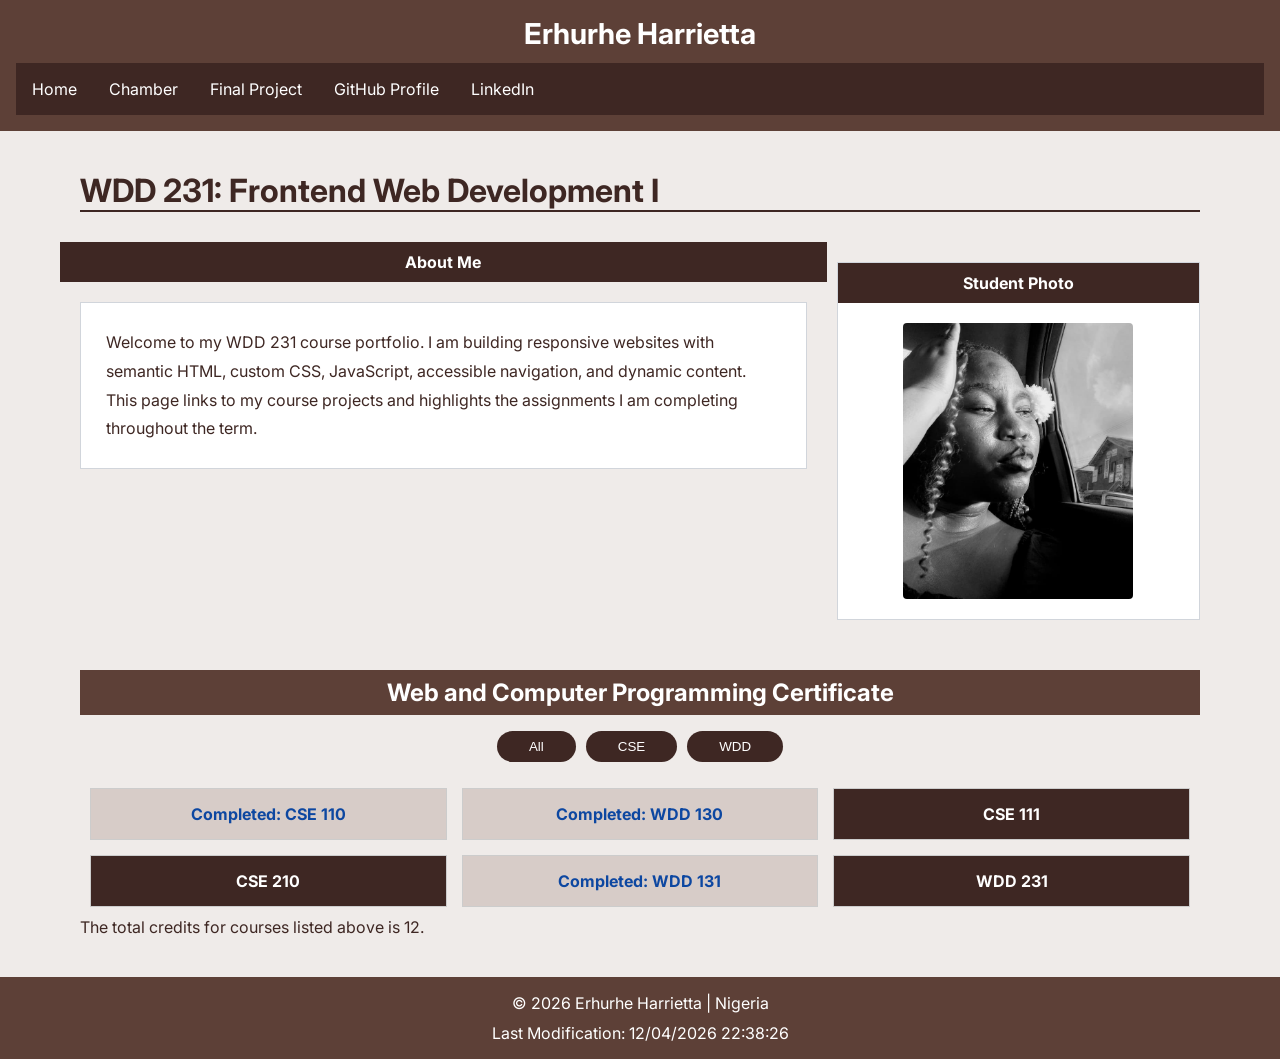
<file: index.html>
<!DOCTYPE html>
<html lang="en">
<head>
    <meta charset="UTF-8">
    <meta name="viewport" content="width=device-width, initial-scale=1.0">

    <title>WDD 231 Course Portfolio | Erhurhe Harrietta</title>
    <meta name="description" content="Erhurhe Harrietta's WDD 231 course portfolio with projects, learning activities, and web development assignments.">
    <meta name="author" content="Erhurhe Harrietta">

    <meta property="og:title" content="WDD 231 Course Portfolio | Erhurhe Harrietta">
    <meta property="og:description" content="Explore Erhurhe Harrietta's WDD 231 portfolio, including course projects, learning activities, and web development work.">
    <meta property="og:image" content="https://harrietta18.github.io/wdd231/images/erhurhe.jpg">
    <meta property="og:url" content="https://harrietta18.github.io/wdd231/">
    <meta property="og:type" content="website">

    <link rel="icon" href="images/logo.svg" type="image/svg+xml">
    <link rel="preconnect" href="https://fonts.googleapis.com">
    <link rel="preconnect" href="https://fonts.gstatic.com" crossorigin>
    <link href="https://fonts.googleapis.com/css2?family=Inter:wght@400;600;700&display=swap" rel="stylesheet">
    <link rel="stylesheet" href="styles/index.css">
    <link rel="stylesheet" href="styles/index-large.css">
    <script src="scripts/index.js" defer></script>
</head>
<body>
    <header>
        <p class="site-name">Erhurhe Harrietta</p>
        <button id="menu-toggle" type="button" aria-label="Toggle navigation" aria-expanded="false">Menu</button>
        <nav aria-label="Primary navigation">
            <ul>
                <li><a href="index.html">Home</a></li>
                <li><a href="chamber/index.html">Chamber</a></li>
                <li><a href="final/index.html">Final Project</a></li>
                <li><a href="https://github.com/Harrietta18" target="_blank" rel="noopener noreferrer">GitHub Profile</a></li>
                <li><a href="https://linkedin.com/" target="_blank" rel="noopener noreferrer">LinkedIn</a></li>
            </ul>
        </nav>
    </header>

    <main>
        <h1 class="page-title">WDD 231: Frontend Web Development I</h1>

        <section class="about">
            <h2>About Me</h2>
            <p>
                Welcome to my WDD 231 course portfolio. I am building responsive websites with semantic HTML,
                custom CSS, JavaScript, accessible navigation, and dynamic content. This page links to my
                course projects and highlights the assignments I am completing throughout the term.
            </p>
        </section>

        <section class="photo">
            <h2>Student Photo</h2>
            <img src="images/erhurhe.jpg" alt="Portrait of Erhurhe Harrietta" width="300" height="300">
        </section>

        <section class="courses">
            <h2>Web and Computer Programming Certificate</h2>
            <div class="filters" role="group" aria-label="Filter course list">
                <button id="all" type="button">All</button>
                <button id="cse" type="button">CSE</button>
                <button id="wdd" type="button">WDD</button>
            </div>
            <div class="course-list" aria-live="polite"></div>
            <p id="total-credits"></p>
        </section>
    </main>

    <footer>
        <p>&copy; <span id="currentyear"></span> Erhurhe Harrietta | Nigeria</p>
        <p id="lastModified"></p>
    </footer>
</body>
</html>
</file>
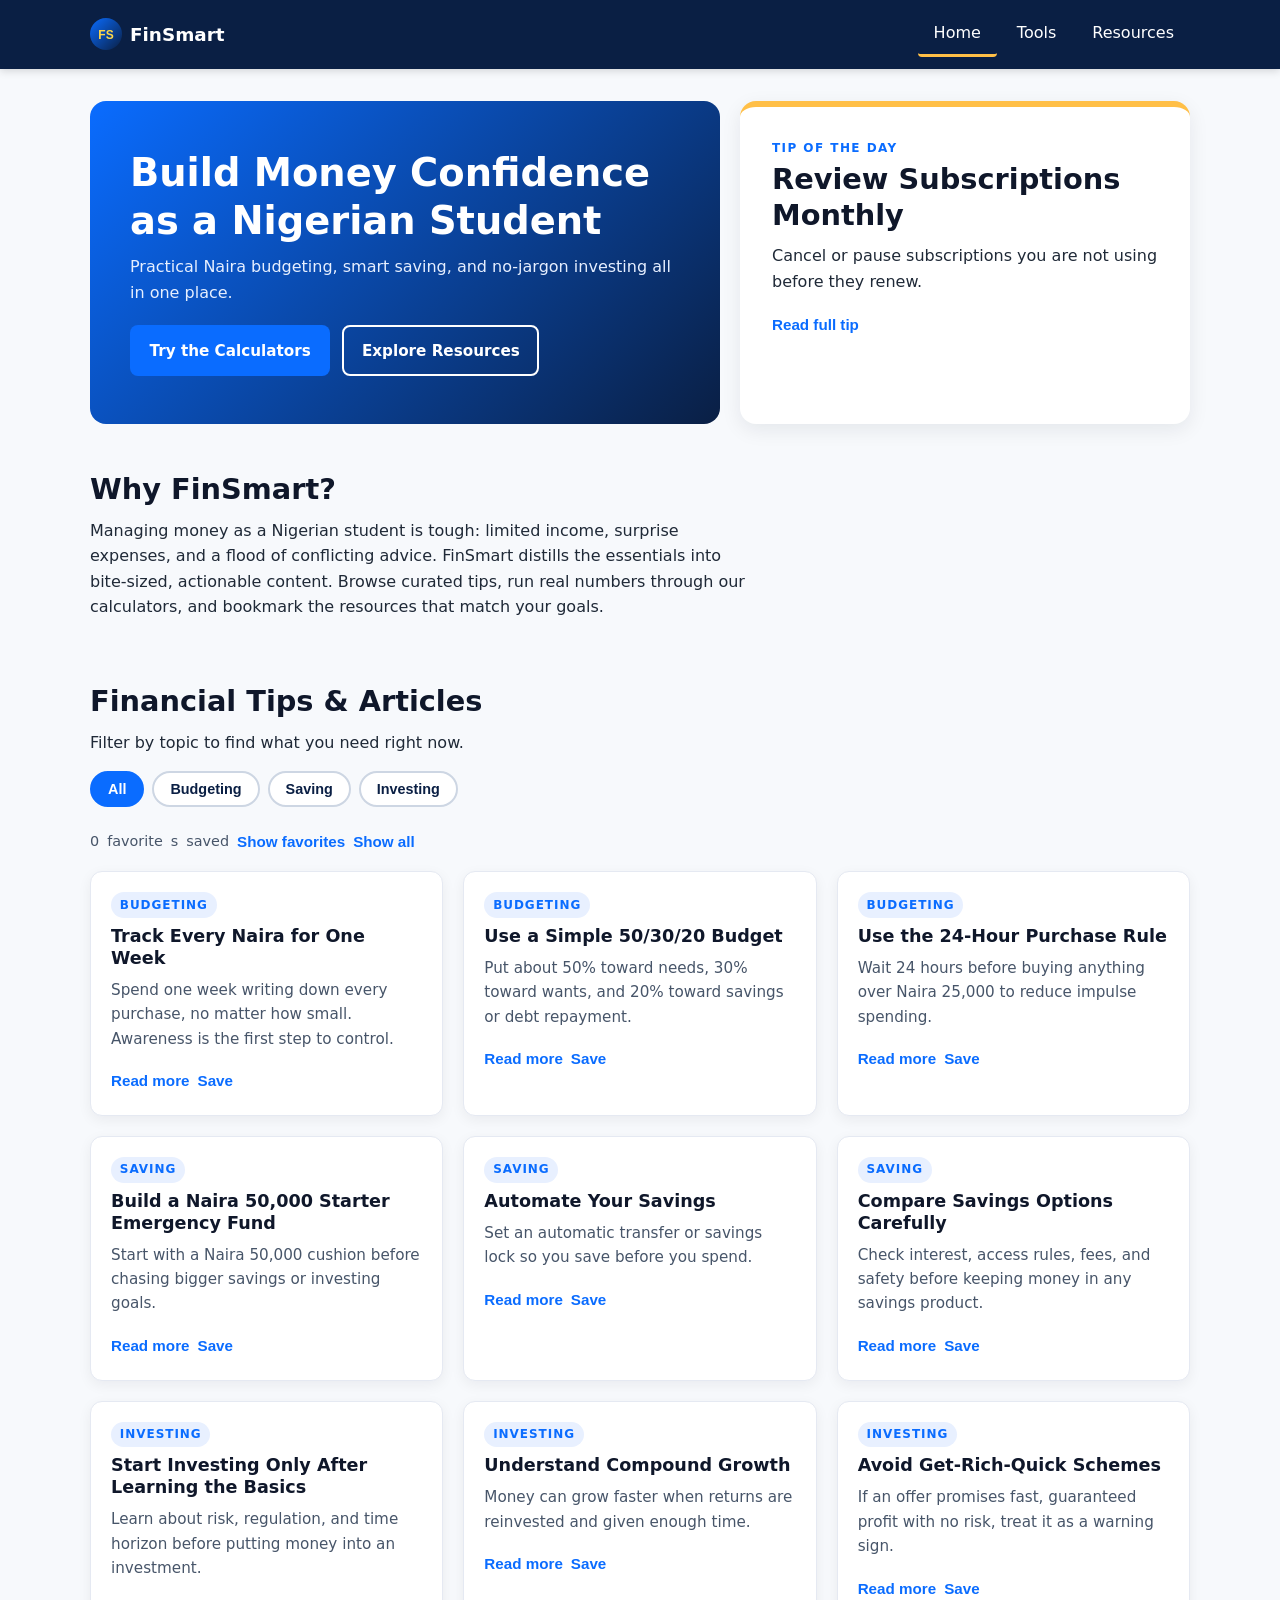
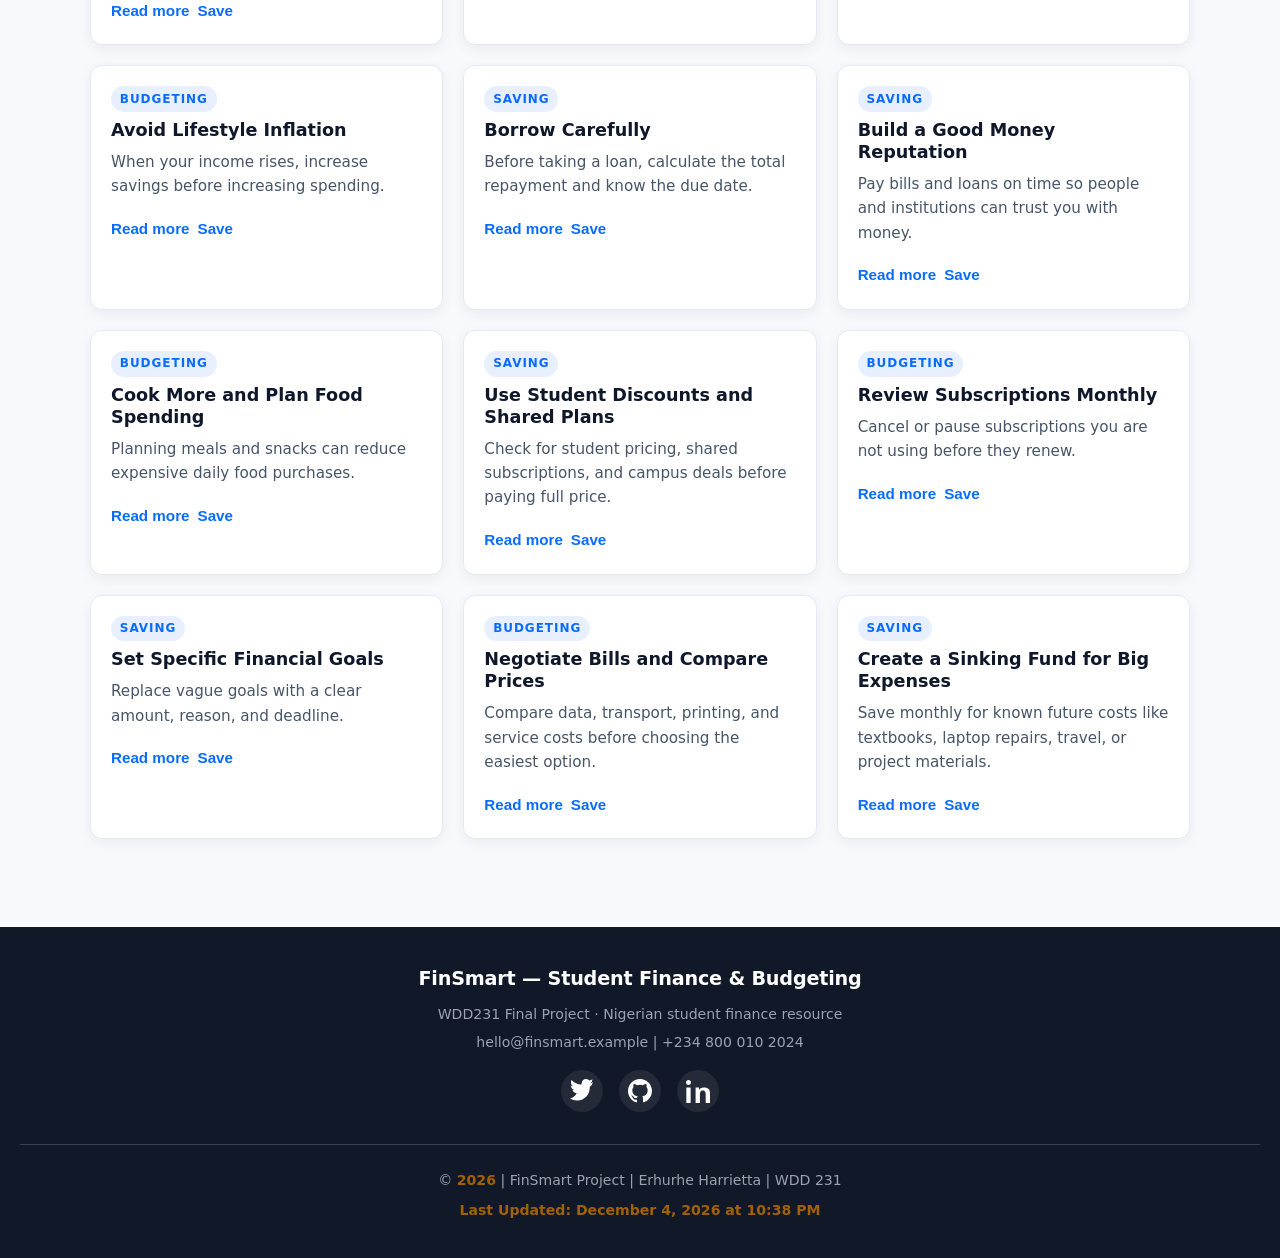
<file: final/index.html>
﻿<!DOCTYPE html>
<html lang="en">
<head>
  <meta charset="UTF-8" />
  <meta name="viewport" content="width=device-width, initial-scale=1.0" />

  <title>FinSmart Nigerian Student Finance Guide Hub</title>
  <meta name="description" content="FinSmart helps Nigerian students build budgeting, saving, and investing skills with Naira-based tools, tips, and resources." />
  <meta name="author" content="Erhurhe Harrietta" />
  <meta name="keywords" content="student finance, budgeting, saving, investing, financial literacy, money tips" />
  <meta name="theme-color" content="#0a6cff" />

  <!-- Open Graph / Social Sharing -->
  <meta property="og:title" content="FinSmart Nigerian Student Finance Guide Hub" />
  <meta property="og:description" content="Naira-based tips, calculators, and resources help Nigerian students build better money habits." />
  <meta property="og:type" content="website" />
  <meta property="og:url" content="https://harrietta18.github.io/wdd231/final/" />
  <meta property="og:image" content="https://harrietta18.github.io/wdd231/final/images/favicon.svg" />
  <meta name="twitter:card" content="summary_large_image" />
  <meta name="twitter:title" content="FinSmart Nigerian Student Finance Guide Hub" />
  <meta name="twitter:description" content="Naira-based tips, calculators, and resources help Nigerian students build better money habits." />
  <meta name="twitter:image" content="https://harrietta18.github.io/wdd231/final/images/favicon.svg" />

  <!-- Favicon -->
  <link rel="icon" type="image/svg+xml" href="images/favicon.svg" />
  <link rel="apple-touch-icon" href="images/favicon.svg" />

  <!-- Google Fonts -->
  <link rel="preconnect" href="https://fonts.googleapis.com" />
  <link rel="preconnect" href="https://fonts.gstatic.com" crossorigin />
  <link href="https://fonts.googleapis.com/css2?family=Roboto:wght@400;500;700&display=swap" rel="stylesheet" />

  <!-- Stylesheets -->
  <link rel="stylesheet" href="styles/small.css" />
  <link rel="stylesheet" href="styles/large.css" />
  <script type="module" src="scripts/main.js?v=5"></script>

</head>
<body>
  <a class="skip-link" href="#main">Skip to main content</a>

  <header class="site-header">
    <div class="header-inner">
      <a class="brand" href="index.html" aria-label="FinSmart home">
        <img class="brand-logo" src="images/favicon.svg" alt="FinSmart logo" width="32" height="32" />
        <span class="brand-name">FinSmart</span>
      </a>
      <button class="hamburger" id="hamburger" aria-label="Toggle navigation menu"
              aria-expanded="false" aria-controls="primary-nav">
        <span></span><span></span><span></span>
      </button>
      <nav id="primary-nav" class="primary-nav" aria-label="Primary">
        <ul>
          <li><a class="active" href="index.html">Home</a></li>
          <li><a href="tools.html">Tools</a></li>
          <li><a href="resources.html">Resources</a></li>
        </ul>
      </nav>
    </div>
  </header>

  <main id="main">
    <!-- HERO -->
    <section class="hero">
      <div class="hero-text">
        <h1>Build Money Confidence as a Nigerian Student</h1>
        <p>Practical Naira budgeting, smart saving, and no-jargon investing all in one place.</p>
        <div class="hero-actions">
          <a class="fs-action fs-action-primary" href="tools.html">Try the Calculators</a>
          <a class="fs-action fs-action-secondary" href="resources.html">Explore Resources</a>
        </div>
      </div>
      <aside class="hero-card" aria-labelledby="tip-card-heading">
        <p class="hero-card-eyebrow" id="tip-card-heading">Tip of the Day</p>
        <h2 id="tip-title">Loading…</h2>
        <p id="tip-summary">Fetching today's financial tip…</p>
        <button class="fs-action fs-action-link" id="tip-read-more" type="button">Read full tip</button>
      </aside>
    </section>

    <!-- INTRO -->
    <section class="intro page-shell">
      <h2>Why FinSmart?</h2>
      <p>
        Managing money as a Nigerian student is tough: limited income, surprise expenses, and a flood of conflicting advice.
        FinSmart distills the essentials into bite-sized, actionable content. Browse curated tips, run real numbers
        through our calculators, and bookmark the resources that match your goals.
      </p>
    </section>

    <!-- TIPS / BLOG -->
    <section class="tips-section page-shell" aria-labelledby="tips-heading">
      <div class="tips-header">
        <h2 id="tips-heading">Financial Tips & Articles</h2>
        <p>Filter by topic to find what you need right now.</p>
      </div>

      <div class="filter-bar" role="group" aria-label="Filter tips by category">
        <button class="filter-btn active" data-filter="all" type="button">All</button>
        <button class="filter-btn" data-filter="Budgeting" type="button">Budgeting</button>
        <button class="filter-btn" data-filter="Saving" type="button">Saving</button>
        <button class="filter-btn" data-filter="Investing" type="button">Investing</button>
      </div>

      <p class="favorites-info">
        <span id="fav-count">0</span> favorite<span id="fav-plural">s</span> saved
        <button class="fs-action fs-action-link" id="show-favs" type="button">Show favorites</button>
        <button class="fs-action fs-action-link hidden" id="show-all" type="button">Show all</button>
      </p>

      <div id="tips-grid" class="tips-grid" aria-live="polite"></div>
      <p id="empty-message" class="empty-message hidden">No tips found in this category.</p>
    </section>
  </main>

  <footer class="site-footer">
    <div class="footer-corporate-details">
      <h2>FinSmart &mdash; Student Finance &amp; Budgeting</h2>
      <p>WDD231 Final Project &middot; Nigerian student finance resource</p>
      <p>hello@finsmart.example | +234 800 010 2024</p>
    </div>
    <div class="footer-social-links">
      <a href="https://twitter.com/" target="_blank" rel="noopener noreferrer" aria-label="Twitter">
        <svg viewBox="0 0 24 24" width="24" height="24" fill="currentColor" aria-hidden="true">
          <path d="M23 3a10.9 10.9 0 0 1-3.14 1.53A4.48 4.48 0 0 0 22.43.36a9.05 9.05 0 0 1-2.88 1.1A4.52 4.52 0 0 0 16.11 0c-2.5 0-4.51 2.03-4.51 4.53 0 .35.04.7.11 1.03A12.86 12.86 0 0 1 1.64 1.1a4.52 4.52 0 0 0-.61 2.28c0 1.57.8 2.95 2.02 3.76A4.5 4.5 0 0 1 .89 6.4v.05c0 2.2 1.57 4.04 3.65 4.45a4.51 4.51 0 0 1-2.04.08 4.53 4.53 0 0 0 4.22 3.14A9.06 9.06 0 0 1 0 19.54a12.77 12.77 0 0 0 6.92 2.03c8.3 0 12.84-6.88 12.84-12.85 0-.2 0-.4-.01-.6A9.22 9.22 0 0 0 23 3z"/>
        </svg>
      </a>
      <a href="https://github.com/" target="_blank" rel="noopener noreferrer" aria-label="GitHub">
        <svg viewBox="0 0 24 24" width="24" height="24" fill="currentColor" aria-hidden="true">
          <path d="M12 0C5.37 0 0 5.37 0 12c0 5.3 3.44 9.79 8.21 11.36.6.11.82-.26.82-.58 0-.29-.01-1.05-.01-2.07-3.34.73-4.04-1.61-4.04-1.61-.55-1.39-1.34-1.76-1.34-1.76-1.09-.75.08-.74.08-.74 1.2.08 1.83 1.24 1.83 1.24 1.07 1.83 2.8 1.3 3.49.99.11-.78.42-1.3.76-1.6-2.66-.3-5.46-1.33-5.46-5.93 0-1.31.47-2.38 1.24-3.22-.12-.3-.54-1.52.12-3.17 0 0 1.01-.32 3.3 1.23a11.5 11.5 0 0 1 6 0c2.3-1.55 3.3-1.23 3.3-1.23.66 1.65.24 2.87.12 3.17.78.84 1.24 1.91 1.24 3.22 0 4.61-2.8 5.62-5.47 5.92.43.37.81 1.1.81 2.22 0 1.6-.01 2.89-.01 3.28 0 .32.22.7.82.58A12.01 12.01 0 0 0 24 12c0-6.63-5.37-12-12-12z"/>
        </svg>
      </a>
      <a href="https://linkedin.com/" target="_blank" rel="noopener noreferrer" aria-label="LinkedIn">
        <svg viewBox="0 0 24 24" width="24" height="24" fill="currentColor" aria-hidden="true">
          <path d="M4.98 3.5C4.98 4.88 3.86 6 2.48 6 1.1 6 0 4.88 0 3.5 0 2.12 1.1 1 2.48 1 3.86 1 4.98 2.12 4.98 3.5zM.32 8.5H4.64V24H.32V8.5zM8.72 8.5H13V11h.06c.63-1.19 2.18-2.44 4.48-2.44C23 8.56 24 11.1 24 14.72V24h-4.32v-8.04c0-1.92-.04-4.4-2.68-4.4-2.68 0-3.09 2.08-3.09 4.24V24h-4.32V8.5z"/>
        </svg>
      </a>
    </div>
    <hr>
    <div class="footer-author-credentials">
      <p>&copy; <span id="currentYearDisplay"></span> | FinSmart Project | Erhurhe Harrietta | WDD 231</p>
      <p id="lastModifiedStamp"></p>
    </div>
  </footer>

  <!-- Tip tip-dialog -->
  <div class="tip-dialog" id="tip-modal" role="dialog" aria-modal="true" aria-labelledby="modal-title" hidden>
    <div class="tip-dialog-backdrop" data-close-modal></div>
    <div class="tip-dialog-content" role="document">
      <button class="tip-dialog-close" type="button" aria-label="Close dialog" data-close-modal>&times;</button>
      <p class="tip-dialog-eyebrow" id="modal-category">Category</p>
      <h2 id="modal-title">Tip title</h2>
      <p id="modal-body">Tip body…</p>
      <div class="tip-dialog-actions">
        <button class="fs-action fs-action-secondary" id="modal-fav" type="button">Save to favorites</button>
        <button class="fs-action fs-action-primary" type="button" data-close-modal>Close</button>
      </div>
    </div>
  </div>
</body>
</html>
</file>
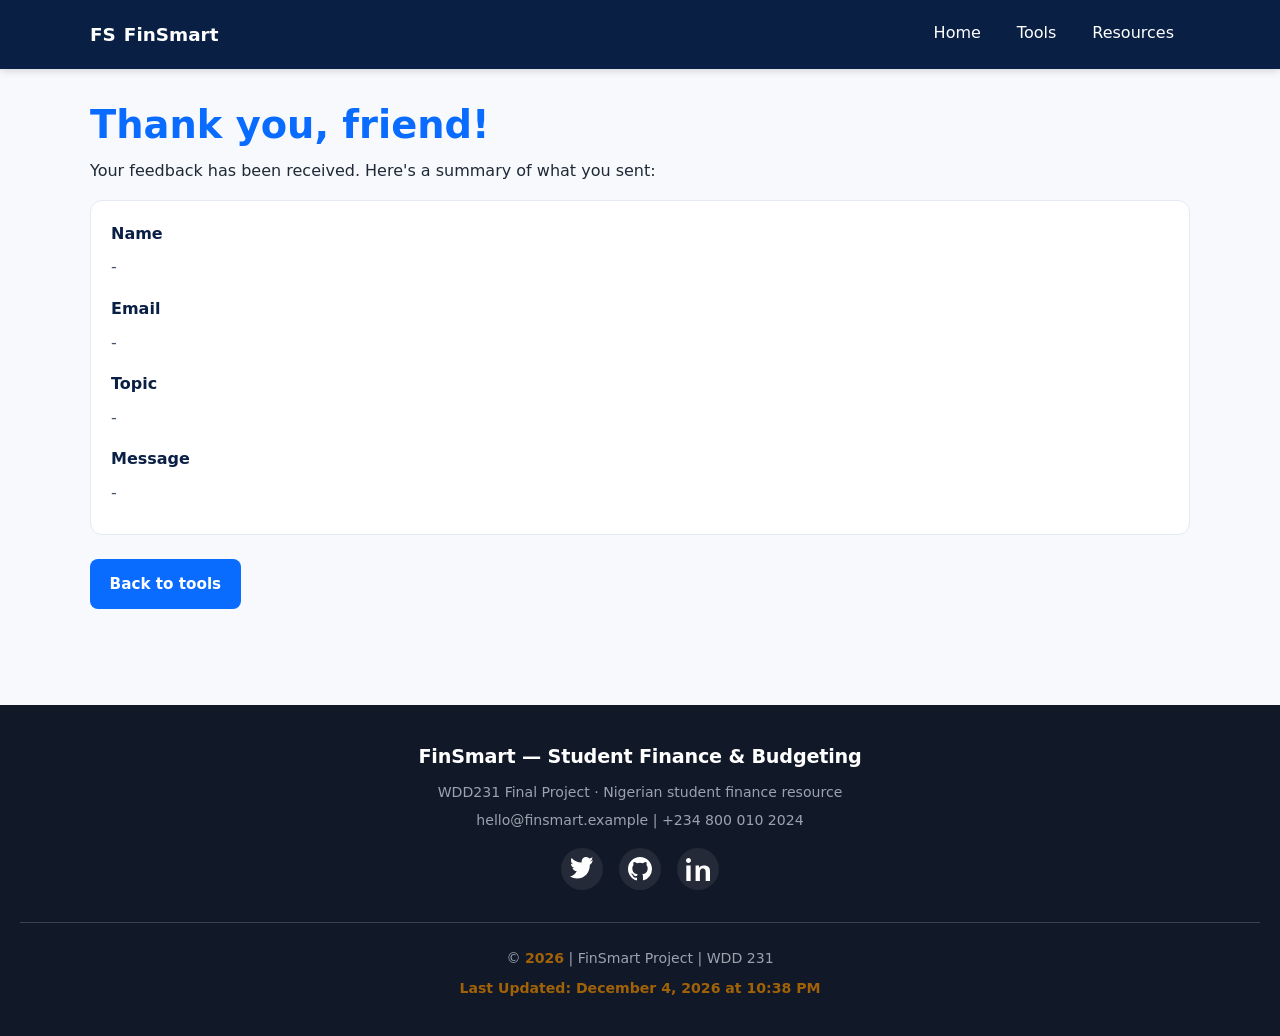
<file: final/form-action.html>
﻿<!DOCTYPE html>
<html lang="en">

<head>
  <meta charset="UTF-8" />
  <meta name="viewport" content="width=device-width, initial-scale=1.0" />
  <title>FinSmart – Thank You | Feedback Received</title>
  <meta name="description" content="Confirmation page showing a summary after students submit feedback to the FinSmart project." />
  <meta name="author" content="Erhurhe Harrietta" />
  <meta name="theme-color" content="#0a6cff" />
  <link rel="icon" type="image/svg+xml" href="images/favicon.svg" />
  <link rel="preconnect" href="https://fonts.googleapis.com" />
  <link rel="preconnect" href="https://fonts.gstatic.com" crossorigin />
  <link href="https://fonts.googleapis.com/css2?family=Roboto:wght@400;500;700&display=swap" rel="stylesheet" />
  <link rel="stylesheet" href="styles/small.css" />
  <link rel="stylesheet" href="styles/large.css" />
  <script type="module" src="scripts/form-action.js?v=5"></script>
</head>

<body>
  <a class="skip-link" href="#main">Skip to main content</a>

  <header class="site-header">
    <div class="header-inner">
      <a class="brand" href="index.html" aria-label="FinSmart home">
        <span class="brand-mark" aria-hidden="true">FS</span>
        <span class="brand-name">FinSmart</span>
      </a>
      <nav id="primary-nav" class="primary-nav" aria-label="Primary">
        <ul>
          <li><a href="index.html">Home</a></li>
          <li><a href="tools.html">Tools</a></li>
          <li><a href="resources.html">Resources</a></li>
        </ul>
      </nav>
    </div>
  </header>

  <main id="main" class="page-shell thankyou">
    <h1>Thank you, <span id="display-name">friend</span>!</h1>
    <p>Your feedback has been received. Here's a summary of what you sent:</p>

    <dl class="summary">
      <dt>Name</dt>
      <dd id="display-name-2">—</dd>
      <dt>Email</dt>
      <dd id="display-email">—</dd>
      <dt>Topic</dt>
      <dd id="display-topic">—</dd>
      <dt>Message</dt>
      <dd id="display-message">—</dd>
    </dl>

    <a class="fs-action fs-action-primary" href="tools.html">Back to tools</a>
  </main>

  <footer class="site-footer">
    <div class="footer-corporate-details">
      <h2>FinSmart &mdash; Student Finance &amp; Budgeting</h2>
      <p>WDD231 Final Project &middot; Nigerian student finance resource</p>
      <p>hello@finsmart.example | +234 800 010 2024</p>
    </div>
    <div class="footer-social-links">
      <a href="https://twitter.com/" target="_blank" rel="noopener noreferrer" aria-label="Twitter">
        <svg viewBox="0 0 24 24" width="24" height="24" fill="currentColor" aria-hidden="true">
          <path d="M23 3a10.9 10.9 0 0 1-3.14 1.53A4.48 4.48 0 0 0 22.43.36a9.05 9.05 0 0 1-2.88 1.1A4.52 4.52 0 0 0 16.11 0c-2.5 0-4.51 2.03-4.51 4.53 0 .35.04.7.11 1.03A12.86 12.86 0 0 1 1.64 1.1a4.52 4.52 0 0 0-.61 2.28c0 1.57.8 2.95 2.02 3.76A4.5 4.5 0 0 1 .89 6.4v.05c0 2.2 1.57 4.04 3.65 4.45a4.51 4.51 0 0 1-2.04.08 4.53 4.53 0 0 0 4.22 3.14A9.06 9.06 0 0 1 0 19.54a12.77 12.77 0 0 0 6.92 2.03c8.3 0 12.84-6.88 12.84-12.85 0-.2 0-.4-.01-.6A9.22 9.22 0 0 0 23 3z"/>
        </svg>
      </a>
      <a href="https://github.com/" target="_blank" rel="noopener noreferrer" aria-label="GitHub">
        <svg viewBox="0 0 24 24" width="24" height="24" fill="currentColor" aria-hidden="true">
          <path d="M12 0C5.37 0 0 5.37 0 12c0 5.3 3.44 9.79 8.21 11.36.6.11.82-.26.82-.58 0-.29-.01-1.05-.01-2.07-3.34.73-4.04-1.61-4.04-1.61-.55-1.39-1.34-1.76-1.34-1.76-1.09-.75.08-.74.08-.74 1.2.08 1.83 1.24 1.83 1.24 1.07 1.83 2.8 1.3 3.49.99.11-.78.42-1.3.76-1.6-2.66-.3-5.46-1.33-5.46-5.93 0-1.31.47-2.38 1.24-3.22-.12-.3-.54-1.52.12-3.17 0 0 1.01-.32 3.3 1.23a11.5 11.5 0 0 1 6 0c2.3-1.55 3.3-1.23 3.3-1.23.66 1.65.24 2.87.12 3.17.78.84 1.24 1.91 1.24 3.22 0 4.61-2.8 5.62-5.47 5.92.43.37.81 1.1.81 2.22 0 1.6-.01 2.89-.01 3.28 0 .32.22.7.82.58A12.01 12.01 0 0 0 24 12c0-6.63-5.37-12-12-12z"/>
        </svg>
      </a>
      <a href="https://linkedin.com/" target="_blank" rel="noopener noreferrer" aria-label="LinkedIn">
        <svg viewBox="0 0 24 24" width="24" height="24" fill="currentColor" aria-hidden="true">
          <path d="M4.98 3.5C4.98 4.88 3.86 6 2.48 6 1.1 6 0 4.88 0 3.5 0 2.12 1.1 1 2.48 1 3.86 1 4.98 2.12 4.98 3.5zM.32 8.5H4.64V24H.32V8.5zM8.72 8.5H13V11h.06c.63-1.19 2.18-2.44 4.48-2.44C23 8.56 24 11.1 24 14.72V24h-4.32v-8.04c0-1.92-.04-4.4-2.68-4.4-2.68 0-3.09 2.08-3.09 4.24V24h-4.32V8.5z"/>
        </svg>
      </a>
    </div>
    <hr>
    <div class="footer-author-credentials">
      <p>&copy; <span id="currentYearDisplay"></span> | FinSmart Project | WDD 231</p>
      <p id="lastModifiedStamp"></p>
    </div>
  </footer>
</body>

</html>
</file>
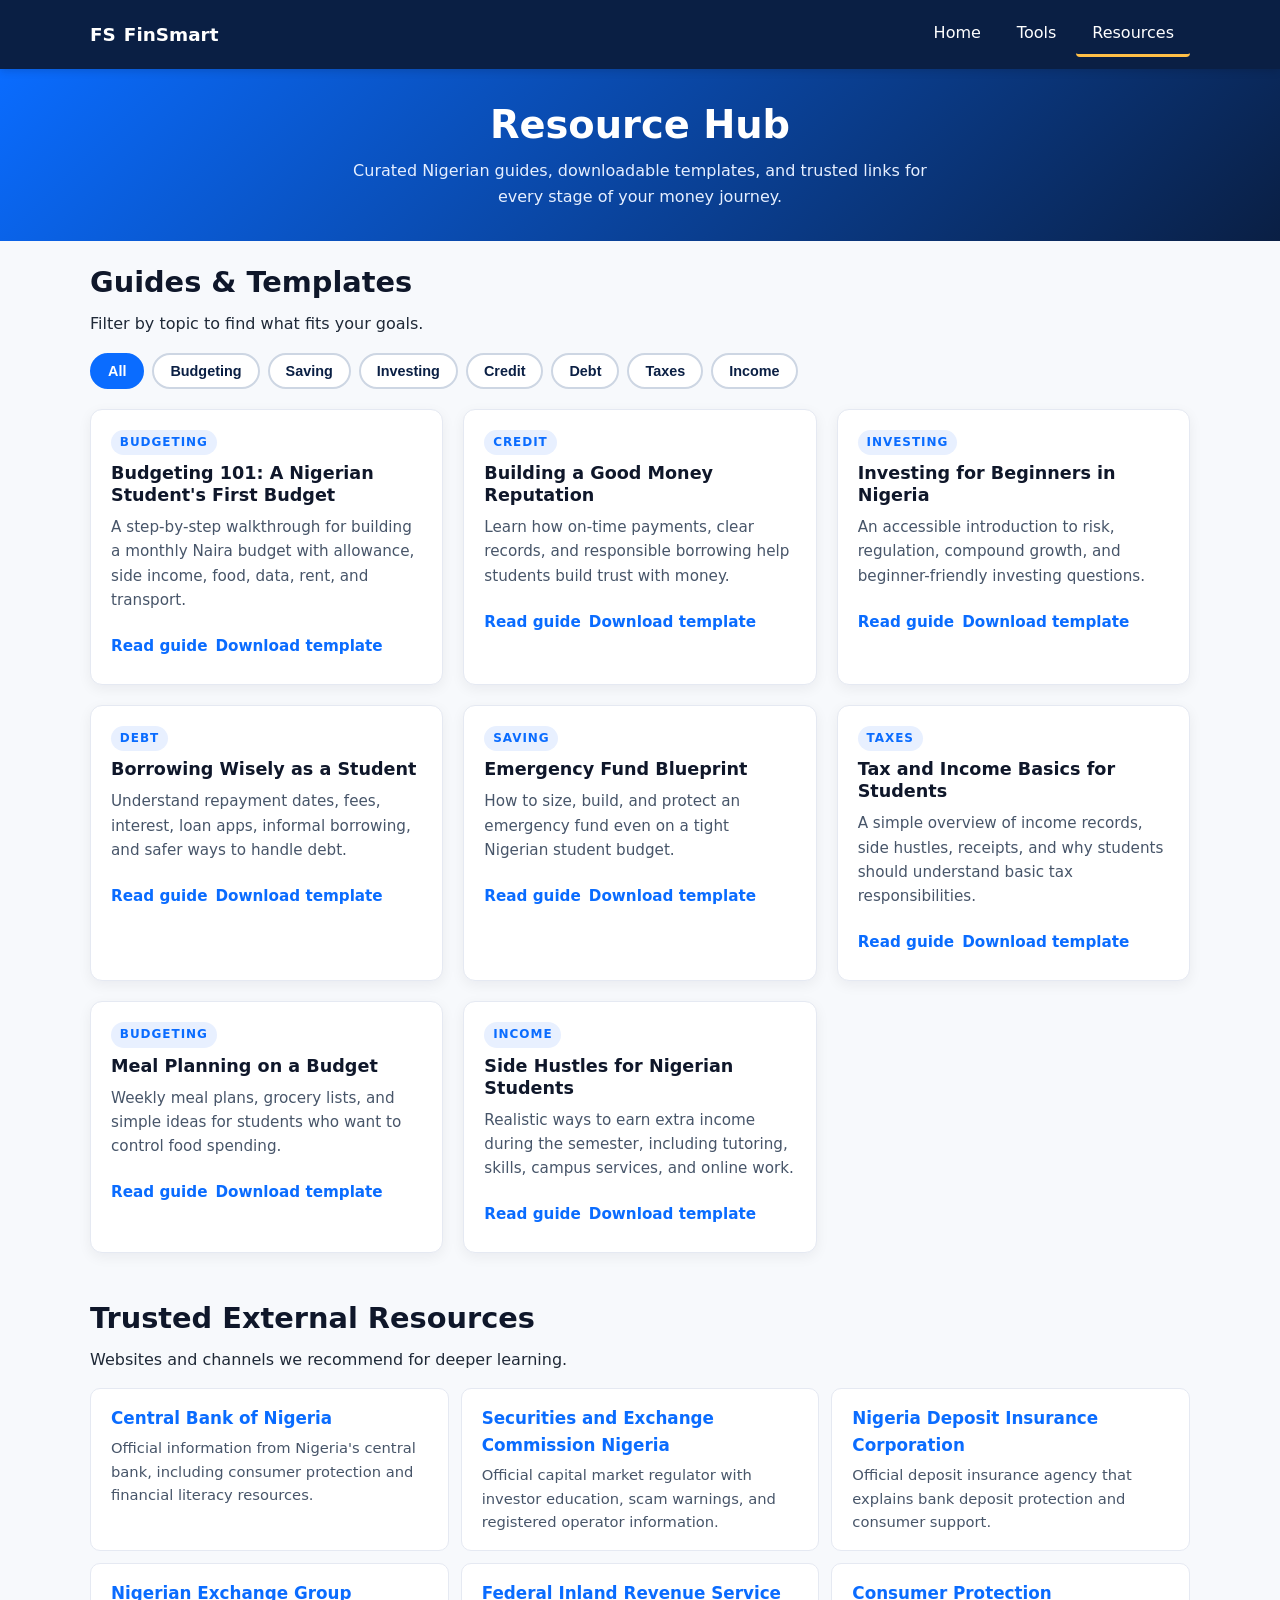
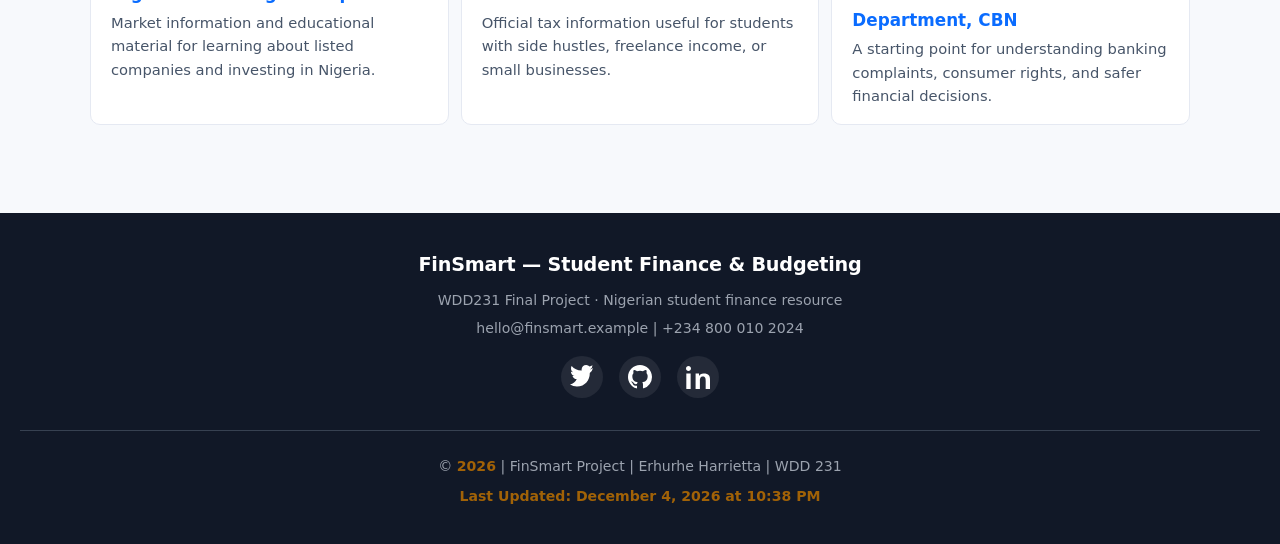
<file: final/resources.html>
﻿<!DOCTYPE html>
<html lang="en">

<head>
  <meta charset="UTF-8" />
  <meta name="viewport" content="width=device-width, initial-scale=1.0" />

  <title>FinSmart Nigerian Student Money Resource Hub</title>
  <meta name="description"
    content="A curated collection of Nigerian financial literacy guides, templates, and trusted student money resources." />
  <meta name="author" content="Erhurhe Harrietta" />
  <meta name="keywords" content="financial literacy, student resources, budget templates, money guides" />
  <meta name="theme-color" content="#0a6cff" />

  <!-- Google Fonts -->
  <link rel="preconnect" href="https://fonts.googleapis.com" />
  <link rel="preconnect" href="https://fonts.gstatic.com" crossorigin />
  <link href="https://fonts.googleapis.com/css2?family=Roboto:wght@400;500;700&display=swap" rel="stylesheet" />

  <!-- Open Graph -->
  <meta property="og:title" content="FinSmart Nigerian Student Money Resource Hub" />
  <meta property="og:description"
    content="Explore Nigerian guides, templates, and trusted links that help students make confident money decisions." />
  <meta property="og:type" content="website" />
  <meta property="og:url" content="https://harrietta18.github.io/wdd231/final/resources.html" />
  <meta property="og:image" content="https://harrietta18.github.io/wdd231/final/images/favicon.svg" />
  <meta name="twitter:card" content="summary_large_image" />
  <meta name="twitter:title" content="FinSmart Nigerian Student Money Resource Hub" />
  <meta name="twitter:description"
    content="Explore Nigerian guides, templates, and trusted links that help students make confident money decisions." />
  <meta name="twitter:image" content="https://harrietta18.github.io/wdd231/final/images/favicon.svg" />

  <link rel="icon" type="image/svg+xml" href="images/favicon.svg" />
  <link rel="apple-touch-icon" href="images/favicon.svg" />

  <link rel="stylesheet" href="styles/small.css" />
  <link rel="stylesheet" href="styles/large.css" />
  <script type="module" src="scripts/resources.js?v=5"></script>
</head>

<body>
  <a class="skip-link" href="#main">Skip to main content</a>

  <header class="site-header">
    <div class="header-inner">
      <a class="brand" href="index.html" aria-label="FinSmart home">
        <span class="brand-mark" aria-hidden="true">FS</span>
        <span class="brand-name">FinSmart</span>
      </a>
      <button class="hamburger" id="hamburger" aria-label="Toggle navigation menu" aria-expanded="false"
        aria-controls="primary-nav">
        <span></span><span></span><span></span>
      </button>
      <nav id="primary-nav" class="primary-nav" aria-label="Primary">
        <ul>
          <li><a href="index.html">Home</a></li>
          <li><a href="tools.html">Tools</a></li>
          <li><a class="active" href="resources.html">Resources</a></li>
        </ul>
      </nav>
    </div>
  </header>

  <main id="main">
    <section class="page-hero">
      <h1>Resource Hub</h1>
      <p>Curated Nigerian guides, downloadable templates, and trusted links for every stage of your money journey.</p>
    </section>

    <!-- GUIDES -->
    <section class="resource-section page-shell" aria-labelledby="guides-heading">
      <div class="resource-intro">
        <h2 id="guides-heading">Guides & Templates</h2>
        <p>Filter by topic to find what fits your goals.</p>
      </div>

      <div class="filter-bar" role="group" aria-label="Filter guides by topic">
        <button class="filter-btn active" data-filter="all" type="button">All</button>
        <button class="filter-btn" data-filter="Budgeting" type="button">Budgeting</button>
        <button class="filter-btn" data-filter="Saving" type="button">Saving</button>
        <button class="filter-btn" data-filter="Investing" type="button">Investing</button>
        <button class="filter-btn" data-filter="Credit" type="button">Credit</button>
        <button class="filter-btn" data-filter="Debt" type="button">Debt</button>
        <button class="filter-btn" data-filter="Taxes" type="button">Taxes</button>
        <button class="filter-btn" data-filter="Income" type="button">Income</button>
      </div>

      <div id="guides-grid" class="guides-grid" aria-live="polite"></div>
      <p id="guides-empty" class="empty-message hidden">No guides in this topic yet.</p>
    </section>

    <!-- EXTERNAL -->
    <section class="resource-section page-shell" aria-labelledby="external-heading">
      <div class="resource-intro">
        <h2 id="external-heading">Trusted External Resources</h2>
        <p>Websites and channels we recommend for deeper learning.</p>
      </div>

      <div id="external-list" class="external-list"></div>
    </section>
  </main>

  <footer class="site-footer">
    <div class="footer-corporate-details">
      <h2>FinSmart &mdash; Student Finance &amp; Budgeting</h2>
      <p>WDD231 Final Project &middot; Nigerian student finance resource</p>
      <p>hello@finsmart.example | +234 800 010 2024</p>
    </div>
    <div class="footer-social-links">
      <a href="https://twitter.com/" target="_blank" rel="noopener noreferrer" aria-label="Twitter">
        <svg viewBox="0 0 24 24" width="24" height="24" fill="currentColor" aria-hidden="true">
          <path d="M23 3a10.9 10.9 0 0 1-3.14 1.53A4.48 4.48 0 0 0 22.43.36a9.05 9.05 0 0 1-2.88 1.1A4.52 4.52 0 0 0 16.11 0c-2.5 0-4.51 2.03-4.51 4.53 0 .35.04.7.11 1.03A12.86 12.86 0 0 1 1.64 1.1a4.52 4.52 0 0 0-.61 2.28c0 1.57.8 2.95 2.02 3.76A4.5 4.5 0 0 1 .89 6.4v.05c0 2.2 1.57 4.04 3.65 4.45a4.51 4.51 0 0 1-2.04.08 4.53 4.53 0 0 0 4.22 3.14A9.06 9.06 0 0 1 0 19.54a12.77 12.77 0 0 0 6.92 2.03c8.3 0 12.84-6.88 12.84-12.85 0-.2 0-.4-.01-.6A9.22 9.22 0 0 0 23 3z"/>
        </svg>
      </a>
      <a href="https://github.com/" target="_blank" rel="noopener noreferrer" aria-label="GitHub">
        <svg viewBox="0 0 24 24" width="24" height="24" fill="currentColor" aria-hidden="true">
          <path d="M12 0C5.37 0 0 5.37 0 12c0 5.3 3.44 9.79 8.21 11.36.6.11.82-.26.82-.58 0-.29-.01-1.05-.01-2.07-3.34.73-4.04-1.61-4.04-1.61-.55-1.39-1.34-1.76-1.34-1.76-1.09-.75.08-.74.08-.74 1.2.08 1.83 1.24 1.83 1.24 1.07 1.83 2.8 1.3 3.49.99.11-.78.42-1.3.76-1.6-2.66-.3-5.46-1.33-5.46-5.93 0-1.31.47-2.38 1.24-3.22-.12-.3-.54-1.52.12-3.17 0 0 1.01-.32 3.3 1.23a11.5 11.5 0 0 1 6 0c2.3-1.55 3.3-1.23 3.3-1.23.66 1.65.24 2.87.12 3.17.78.84 1.24 1.91 1.24 3.22 0 4.61-2.8 5.62-5.47 5.92.43.37.81 1.1.81 2.22 0 1.6-.01 2.89-.01 3.28 0 .32.22.7.82.58A12.01 12.01 0 0 0 24 12c0-6.63-5.37-12-12-12z"/>
        </svg>
      </a>
      <a href="https://linkedin.com/" target="_blank" rel="noopener noreferrer" aria-label="LinkedIn">
        <svg viewBox="0 0 24 24" width="24" height="24" fill="currentColor" aria-hidden="true">
          <path d="M4.98 3.5C4.98 4.88 3.86 6 2.48 6 1.1 6 0 4.88 0 3.5 0 2.12 1.1 1 2.48 1 3.86 1 4.98 2.12 4.98 3.5zM.32 8.5H4.64V24H.32V8.5zM8.72 8.5H13V11h.06c.63-1.19 2.18-2.44 4.48-2.44C23 8.56 24 11.1 24 14.72V24h-4.32v-8.04c0-1.92-.04-4.4-2.68-4.4-2.68 0-3.09 2.08-3.09 4.24V24h-4.32V8.5z"/>
        </svg>
      </a>
    </div>
    <hr>
    <div class="footer-author-credentials">
      <p>&copy; <span id="currentYearDisplay"></span> | FinSmart Project | Erhurhe Harrietta | WDD 231</p>
      <p id="lastModifiedStamp"></p>
    </div>
  </footer>
</body>

</html>
</file>
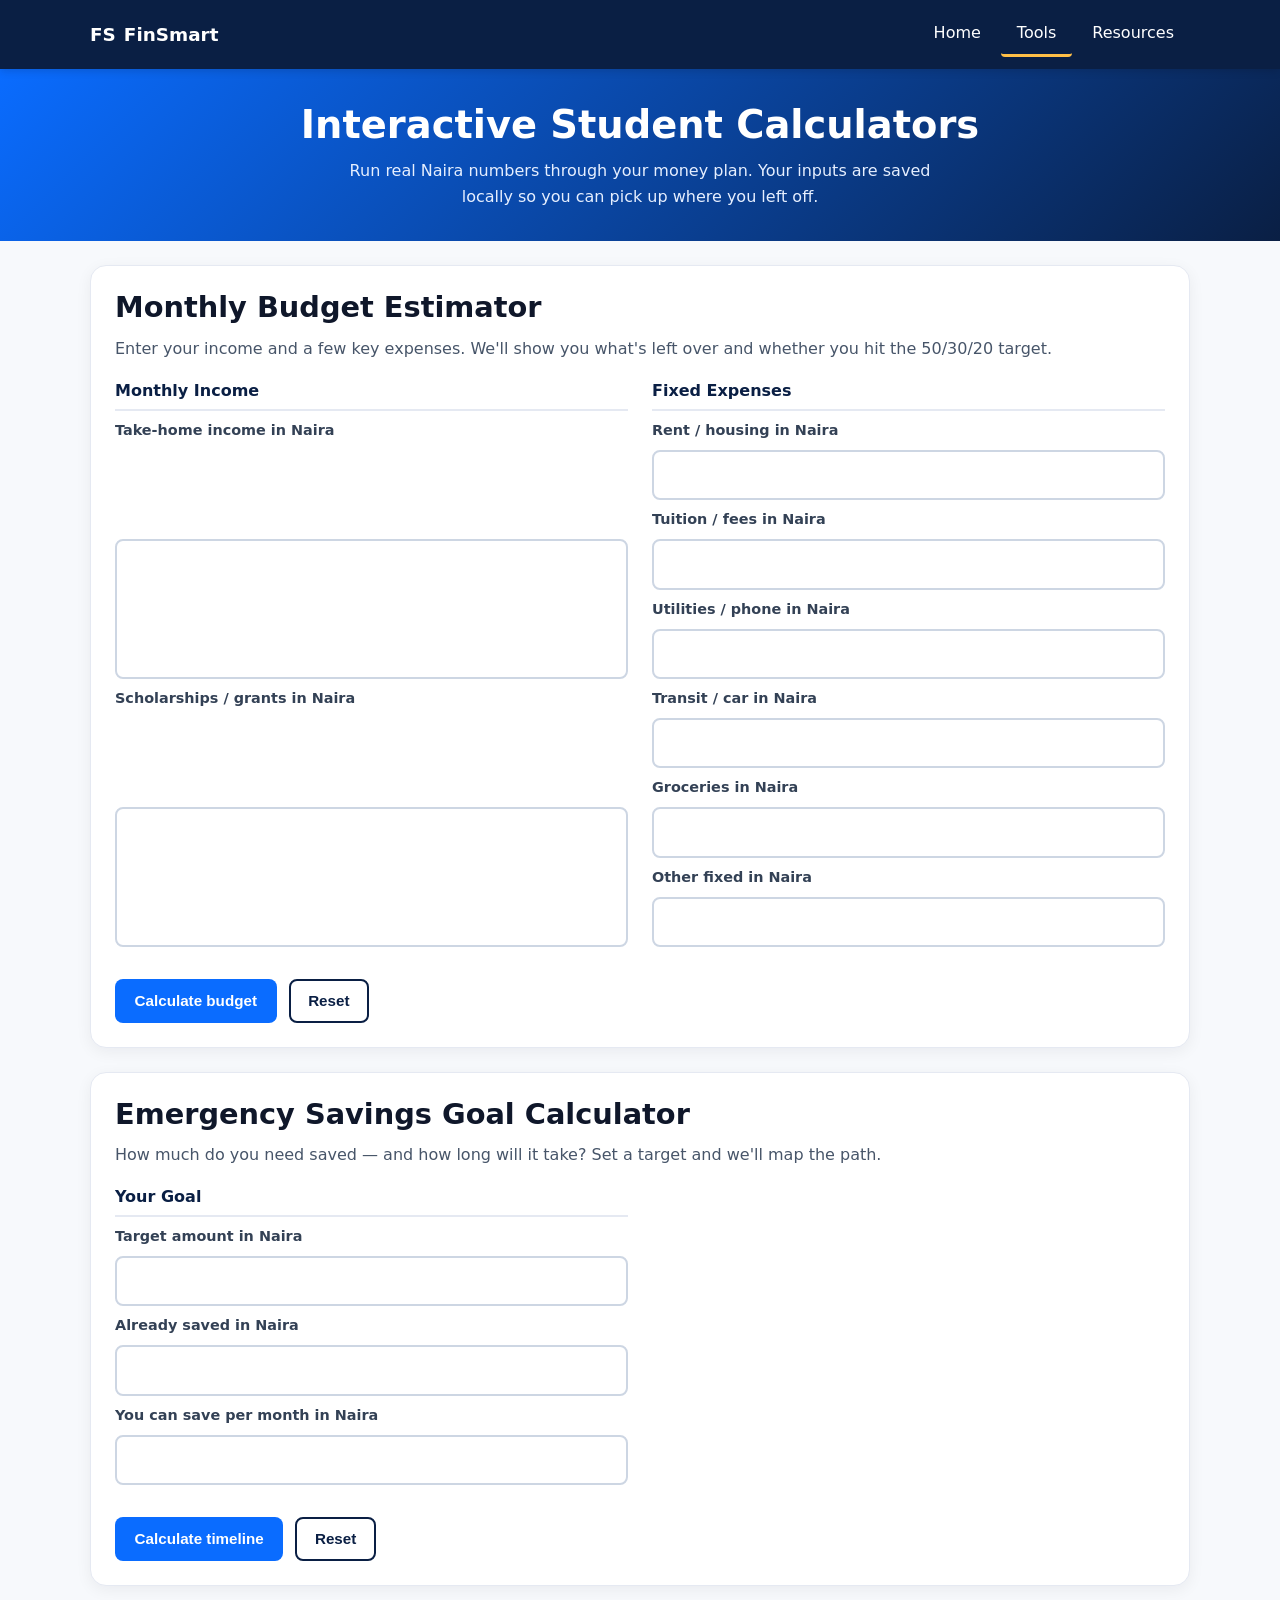
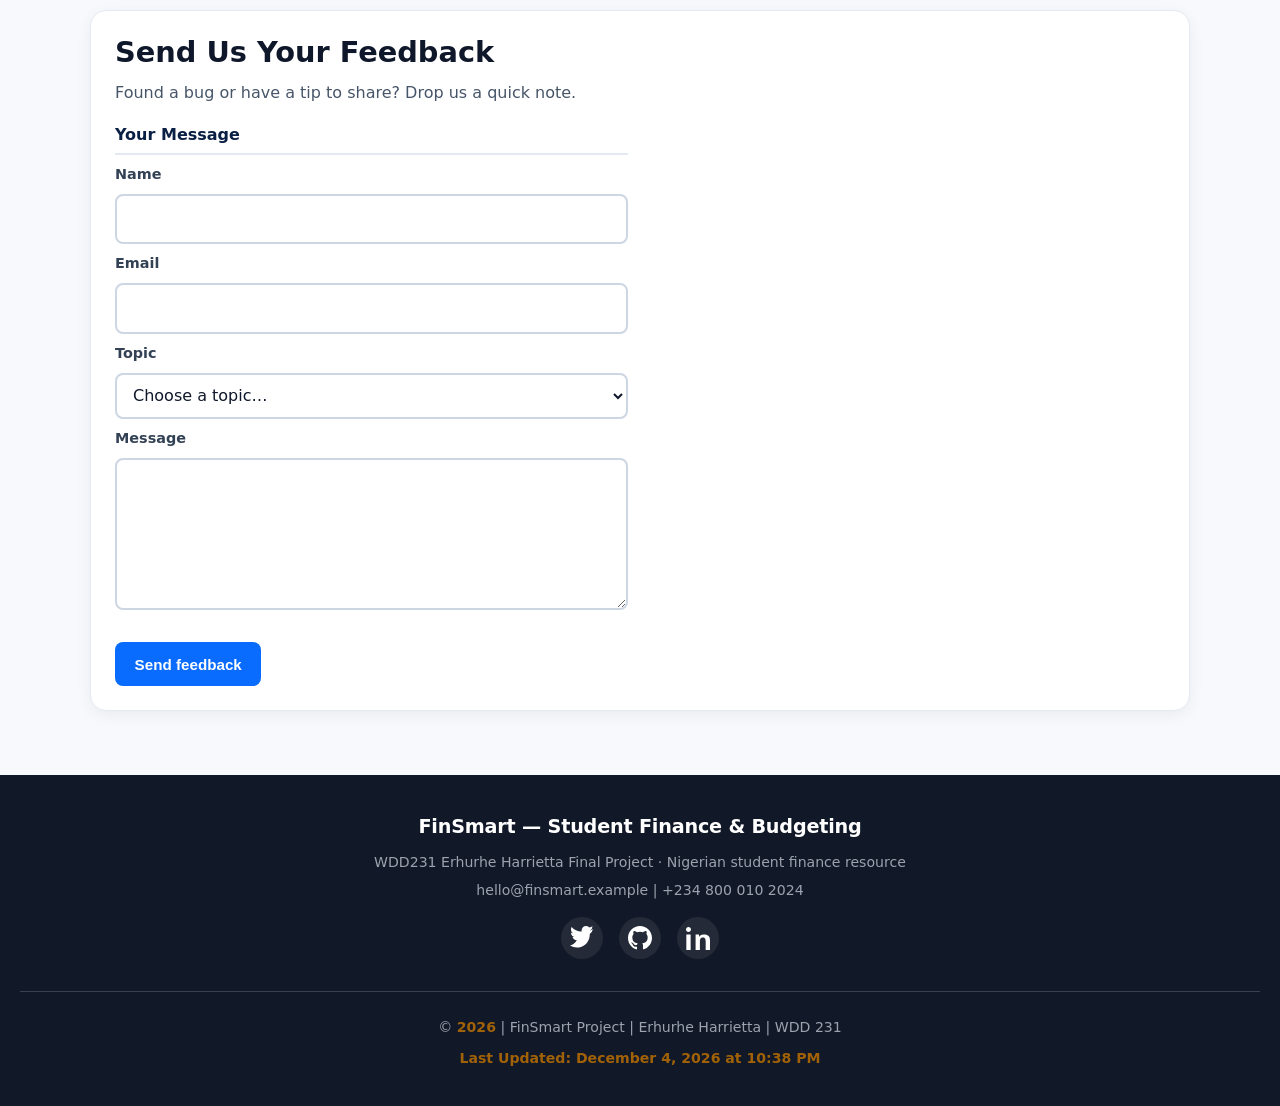
<file: final/tools.html>
﻿<!DOCTYPE html>
<html lang="en">

<head>
  <meta charset="UTF-8" />
  <meta name="viewport" content="width=device-width, initial-scale=1.0" />

  <title>FinSmart Nigerian Budget and Savings Calculators</title>
  <meta name="description"
    content="Interactive Naira budget estimator and emergency savings calculator built for Nigerian students." />
  <meta name="author" content="Erhurhe Harrietta" />
  <meta name="keywords" content="student budget calculator, savings goal calculator, emergency fund, monthly budget" />
  <meta name="theme-color" content="#0a6cff" />

  

  <!-- Open Graph -->
  <meta property="og:title" content="FinSmart Budget and Savings Calculators for Students" />
  <meta property="og:description"
    content="Build a monthly budget and emergency savings goal with simple calculators made for students." />
  <meta property="og:type" content="website" />
  <meta property="og:url" content="https://harrietta18.github.io/wdd231/final/tools.html" />
  <meta property="og:image" content="https://harrietta18.github.io/wdd231/final/images/favicon.svg" />
  <meta name="twitter:card" content="summary_large_image" />
  <meta name="twitter:title" content="FinSmart Budget and Savings Calculators for Students" />
  <meta name="twitter:description"
    content="Build a monthly budget and emergency savings goal with simple calculators made for students." />
  <meta name="twitter:image" content="https://harrietta18.github.io/wdd231/final/images/favicon.svg" />

  <link rel="icon" type="image/svg+xml" href="images/favicon.svg" />
  <link rel="apple-touch-icon" href="images/favicon.svg" />

  <link rel="stylesheet" href="styles/small.css" />
  <link rel="stylesheet" href="styles/large.css" />

  <!-- Google Fonts -->
  <link rel="preconnect" href="https://fonts.googleapis.com" />
  <link rel="preconnect" href="https://fonts.gstatic.com" crossorigin />
  <link href="https://fonts.googleapis.com/css2?family=Roboto:wght@400;500;700&display=swap" rel="stylesheet" />
  <script type="module" src="scripts/tools.js?v=5"></script>
</head>

<body>
  <a class="skip-link" href="#main">Skip to main content</a>

  <header class="site-header">
    <div class="header-inner">
      <a class="brand" href="index.html" aria-label="FinSmart home">
        <span class="brand-mark" aria-hidden="true">FS</span>
        <span class="brand-name">FinSmart</span>
      </a>
      <button class="hamburger" id="hamburger" aria-label="Toggle navigation menu" aria-expanded="false"
        aria-controls="primary-nav">
        <span></span><span></span><span></span>
      </button>
      <nav id="primary-nav" class="primary-nav" aria-label="Primary">
        <ul>
          <li><a href="index.html">Home</a></li>
          <li><a class="active" href="tools.html">Tools</a></li>
          <li><a href="resources.html">Resources</a></li>
        </ul>
      </nav>
    </div>
  </header>

  <main id="main">
    <section class="page-hero">
      <h1>Interactive Student Calculators</h1>
      <p>Run real Naira numbers through your money plan. Your inputs are saved locally so you can pick up where you left off.
      </p>
    </section>

    <!-- BUDGET ESTIMATOR -->
    <section class="tool-section page-shell" aria-labelledby="budget-heading">
      <div class="tool-intro">
        <h2 id="budget-heading">Monthly Budget Estimator</h2>
        <p>Enter your income and a few key expenses. We'll show you what's left over and whether you hit the 50/30/20
          target.</p>
      </div>

      <form id="budget-form" class="tool-form" novalidate>
        <fieldset>
          <legend>Monthly Income</legend>
          <label for="income">Take-home income in Naira</label>
          <input type="number" id="income" name="income" min="0" step="0.01" inputmode="decimal" required />

          <label for="scholarship">Scholarships / grants in Naira</label>
          <input type="number" id="scholarship" name="scholarship" min="0" step="0.01" inputmode="decimal" />
        </fieldset>

        <fieldset>
          <legend>Fixed Expenses</legend>
          <label for="rent">Rent / housing in Naira</label>
          <input type="number" id="rent" name="rent" min="0" step="0.01" inputmode="decimal" required />

          <label for="tuition">Tuition / fees in Naira</label>
          <input type="number" id="tuition" name="tuition" min="0" step="0.01" inputmode="decimal" />

          <label for="utilities">Utilities / phone in Naira</label>
          <input type="number" id="utilities" name="utilities" min="0" step="0.01" inputmode="decimal" />

          <label for="transit">Transit / car in Naira</label>
          <input type="number" id="transit" name="transit" min="0" step="0.01" inputmode="decimal" />

          <label for="groceries">Groceries in Naira</label>
          <input type="number" id="groceries" name="groceries" min="0" step="0.01" inputmode="decimal" />

          <label for="other">Other fixed in Naira</label>
          <input type="number" id="other" name="other" min="0" step="0.01" inputmode="decimal" />
        </fieldset>

        <div class="form-actions">
          <button class="fs-action fs-action-primary" type="submit">Calculate budget</button>
          <button class="fs-action fs-action-secondary" type="reset" id="budget-reset">Reset</button>
        </div>
      </form>

      <div class="results" id="budget-results" aria-live="polite"></div>
    </section>

    <!-- SAVINGS GOAL -->
    <section class="tool-section page-shell" aria-labelledby="savings-heading">
      <div class="tool-intro">
        <h2 id="savings-heading">Emergency Savings Goal Calculator</h2>
        <p>How much do you need saved — and how long will it take? Set a target and we'll map the path.</p>
      </div>

      <form id="savings-form" class="tool-form" novalidate>
        <fieldset>
          <legend>Your Goal</legend>
          <label for="target">Target amount in Naira</label>
          <input type="number" id="target" name="target" min="1" step="0.01" inputmode="decimal" required />

          <label for="current">Already saved in Naira</label>
          <input type="number" id="current" name="current" min="0" step="0.01" inputmode="decimal" />

          <label for="monthly">You can save per month in Naira</label>
          <input type="number" id="monthly" name="monthly" min="1" step="0.01" inputmode="decimal" required />
        </fieldset>

        <div class="form-actions">
          <button class="fs-action fs-action-primary" type="submit">Calculate timeline</button>
          <button class="fs-action fs-action-secondary" type="reset" id="savings-reset">Reset</button>
        </div>
      </form>

      <div class="results" id="savings-results" aria-live="polite"></div>
    </section>

    <!-- CONTACT (counts as the form action page reference target) -->
    <section class="tool-section page-shell" aria-labelledby="contact-heading">
      <div class="tool-intro">
        <h2 id="contact-heading">Send Us Your Feedback</h2>
        <p>Found a bug or have a tip to share? Drop us a quick note.</p>
      </div>

      <form id="contact-form" class="tool-form" action="form-action.html" method="get">
        <fieldset>
          <legend>Your Message</legend>
          <label for="name">Name</label>
          <input type="text" id="name" name="name" autocomplete="name" required />

          <label for="email">Email</label>
          <input type="email" id="email" name="email" autocomplete="email" required />

          <label for="topic">Topic</label>
          <select id="topic" name="topic" required>
            <option value="">Choose a topic…</option>
            <option value="bug">Bug report</option>
            <option value="suggestion">Suggestion</option>
            <option value="tip">Tip submission</option>
            <option value="other">Other</option>
          </select>

          <label for="message">Message</label>
          <textarea id="message" name="message" rows="5" required></textarea>
        </fieldset>

        <div class="form-actions">
          <button class="fs-action fs-action-primary" type="submit">Send feedback</button>
        </div>
      </form>
    </section>
  </main>

  <footer class="site-footer">
    <div class="footer-corporate-details">
      <h2>FinSmart &mdash; Student Finance &amp; Budgeting</h2>
      <p>WDD231 Erhurhe Harrietta Final Project &middot; Nigerian student finance resource</p>
      <p>hello@finsmart.example | +234 800 010 2024</p>
    </div>
    <div class="footer-social-links">
      <a href="https://twitter.com/" target="_blank" rel="noopener noreferrer" aria-label="Twitter">
        <svg viewBox="0 0 24 24" width="24" height="24" fill="currentColor" aria-hidden="true">
          <path d="M23 3a10.9 10.9 0 0 1-3.14 1.53A4.48 4.48 0 0 0 22.43.36a9.05 9.05 0 0 1-2.88 1.1A4.52 4.52 0 0 0 16.11 0c-2.5 0-4.51 2.03-4.51 4.53 0 .35.04.7.11 1.03A12.86 12.86 0 0 1 1.64 1.1a4.52 4.52 0 0 0-.61 2.28c0 1.57.8 2.95 2.02 3.76A4.5 4.5 0 0 1 .89 6.4v.05c0 2.2 1.57 4.04 3.65 4.45a4.51 4.51 0 0 1-2.04.08 4.53 4.53 0 0 0 4.22 3.14A9.06 9.06 0 0 1 0 19.54a12.77 12.77 0 0 0 6.92 2.03c8.3 0 12.84-6.88 12.84-12.85 0-.2 0-.4-.01-.6A9.22 9.22 0 0 0 23 3z"/>
        </svg>
      </a>
      <a href="https://github.com/" target="_blank" rel="noopener noreferrer" aria-label="GitHub">
        <svg viewBox="0 0 24 24" width="24" height="24" fill="currentColor" aria-hidden="true">
          <path d="M12 0C5.37 0 0 5.37 0 12c0 5.3 3.44 9.79 8.21 11.36.6.11.82-.26.82-.58 0-.29-.01-1.05-.01-2.07-3.34.73-4.04-1.61-4.04-1.61-.55-1.39-1.34-1.76-1.34-1.76-1.09-.75.08-.74.08-.74 1.2.08 1.83 1.24 1.83 1.24 1.07 1.83 2.8 1.3 3.49.99.11-.78.42-1.3.76-1.6-2.66-.3-5.46-1.33-5.46-5.93 0-1.31.47-2.38 1.24-3.22-.12-.3-.54-1.52.12-3.17 0 0 1.01-.32 3.3 1.23a11.5 11.5 0 0 1 6 0c2.3-1.55 3.3-1.23 3.3-1.23.66 1.65.24 2.87.12 3.17.78.84 1.24 1.91 1.24 3.22 0 4.61-2.8 5.62-5.47 5.92.43.37.81 1.1.81 2.22 0 1.6-.01 2.89-.01 3.28 0 .32.22.7.82.58A12.01 12.01 0 0 0 24 12c0-6.63-5.37-12-12-12z"/>
        </svg>
      </a>
      <a href="https://linkedin.com/" target="_blank" rel="noopener noreferrer" aria-label="LinkedIn">
        <svg viewBox="0 0 24 24" width="24" height="24" fill="currentColor" aria-hidden="true">
          <path d="M4.98 3.5C4.98 4.88 3.86 6 2.48 6 1.1 6 0 4.88 0 3.5 0 2.12 1.1 1 2.48 1 3.86 1 4.98 2.12 4.98 3.5zM.32 8.5H4.64V24H.32V8.5zM8.72 8.5H13V11h.06c.63-1.19 2.18-2.44 4.48-2.44C23 8.56 24 11.1 24 14.72V24h-4.32v-8.04c0-1.92-.04-4.4-2.68-4.4-2.68 0-3.09 2.08-3.09 4.24V24h-4.32V8.5z"/>
        </svg>
      </a>
    </div>
    <hr>
    <div class="footer-author-credentials">
      <p>&copy; <span id="currentYearDisplay"></span> | FinSmart Project | Erhurhe Harrietta | WDD 231</p>
      <p id="lastModifiedStamp"></p>
    </div>
  </footer>
</body>

</html>
</file>
<file: styles/index.css>
:root {
    --primary-color: #5D4037; /* Deep Brown */
    --accent-color: #FFECB3;  /* Soft Cream/Amber */
    --text-on-dark: #ffffff;
    --text-on-light: #3E2723; /* Darker Brown */
    --bg-color: #EFEBE9;      /* Very Light Brown/Grey */
    --completed-bg: #D7CCC8;  /* Light Cocoa for completed courses */
    --not-completed-bg: #3E2723; /* Dark Brown for remaining */
}

* {
    box-sizing: border-box;
    margin: 0;
    padding: 0;
}

body {
    font-family: 'Inter', sans-serif;
    background-color: var(--bg-color);
    color: var(--text-on-light);
}

header, footer {
    background-color: var(--primary-color);
    color: var(--text-on-dark);
    padding: 1rem;
    text-align: center;
}

.site-name {
    font-size: 1.8rem;
    font-weight: 700;
    margin-bottom: 0.75rem;
}

/* Nav styling */
nav {
    background-color: #3E2723;
}

nav ul {
    list-style: none;
    display: none; /* Hidden for mobile hamburger */
}

nav ul.open {
    display: block;
}

nav a {
    display: block;
    background-color: #3E2723;
    color: white;
    padding: 1rem;
    text-decoration: none;
    text-align: center;
    transition:0.3s;
}

/* Course Section Styling */
.courses h2 {
    background-color: var(--primary-color);
    color: var(--text-on-dark);
    padding: 0.5rem;
    text-align: center;
}

.filters {
    display: flex;
    justify-content: center;
    gap: 10px;
    margin: 1rem 0;
}

.filters button {
    padding: 0.5rem 2rem;
    background-color: #3E2723;
    color: white;
    border: none;
    border-radius: 20px; /* Rounded pill shape from screenshot */
    cursor: pointer;
}

.course-list {
    display: grid;
    grid-template-columns: 1fr;
    gap: 10px;
    padding: 10px;
}

.course-card {
    padding: 15px;
    border: 1px solid #ccc;
    text-align: center;
    font-weight: bold;
}

/* Progress Colors */
.course-card.completed {
    background-color: var(--completed-bg);
    color: #0d47a1; 
}

.course-card.not-completed {
    background-color: var(--not-completed-bg);
    color: white;
}

nav a:active {
    background-color: #EFEBE9;
    font-weight: bold;
    color: #3E2723;
}

nav a:hover {
    background-color: #ffffff;
    color: #3E2723;
}
</file>
<file: styles/index-large.css>
/* --- Desktop Layout (min-width: 768px) --- */
@media (min-width: 768px) {
    /* Horizontal Navigation */
    nav ul {
        display: flex;
        justify-content: flex-start;
        background-color: #3E2723; /* Dark brown */
    }

    #menu-toggle {
        display: none; /* Hide hamburger menu on desktop */
    }

    /* Main Grid Layout */
    main {
        display: grid;
        grid-template-columns: 2fr 1fr; 
        gap: 30px;
        padding: 40px;
        max-width: 1200px;
        margin: 0 auto;
        align-items: start; /* Prevents containers from stretching vertically */
    }

   
    .page-title {
        grid-column: 1 / 3;
        margin-bottom:20px ;
        border-bottom: 2px solid #3E2723;
    }

    /* About Me Section Layout */
    .about {
        grid-column: 1 / 2;
    }

    .about p {
        background-color: #ffffff;
        padding: 25px;
        border: 1px solid #d1d5db;
        line-height: 1.8;
        height: 100%;
    }

    /* Student Photo Section Layout */
    .photo {
        grid-column: 2 / 3;
        background-color: #ffffff;
        border: 1px solid #d1d5db;
        padding: 20px;
        text-align: center;
    }

    .photo img {
        width: 100%;
        max-width: 230px; 
        height: auto;
        display: block;
        margin: 0 auto;
        border-radius: 4px;
    }

    /* Section Headers (The Brown Labels) */
    .about h2, .photo h2 {
        background-color: #3E2723; /* Dark brown label */
        color: #ffffff;
        margin: -20px -20px 20px -20px; /* Pulls header to edges of the white box */
        padding: 10px;
        font-size: 1rem;
        text-align: center;
    }

    /* Web Certificate Courses Layout */
    .courses {
        grid-column: 1 / 3; /* Spans across both columns */
        margin-top: 20px;
    }

    .course-list {
        display: grid;
        grid-template-columns: repeat(3, 1fr); /* 3 boxes per row */
        gap: 15px;
    }

    /* Footer styling adjustment for desktop */
    footer {
        display: flex;
        flex-direction: column;
        align-items: center;
        gap: 10px;
    }


    
}
</file>
<file: final/styles/small.css>
﻿/* =============================================================
   FinSmart — small.css
   Mobile-first base styles (320px and up)
   ============================================================= */

:root {
  --brass-accent: #A16207;        /* WCAG AA accessible bronze-brass */
  --pure-white-card: #FFFFFF;
  --charcoal-slate: #1F2937;
  --muted-text: #9CA3AF;
  --border-light: #E5E9F2;
  --brand-dark: #0a1f44;
}

/* ---- CSS reset / base ---- */
*, *::before, *::after { box-sizing: border-box; }

html { -webkit-text-size-adjust: 100%; }

body {
  margin: 0;
  font-family: system-ui, -apple-system, "Segoe UI", Roboto, "Helvetica Neue", Arial, sans-serif;
  font-size: 1rem;
  line-height: 1.6;
  color: #1f2937;
  background: #f7f9fc;
  -webkit-font-smoothing: antialiased;
}

img, picture, svg { max-width: 100%; height: auto; display: block; }

h1, h2, h3 { line-height: 1.25; margin: 0 0 .6rem; color: #0f172a; }
h1 { font-size: clamp(1.7rem, 5vw, 2.4rem); }
h2 { font-size: clamp(1.3rem, 4vw, 1.8rem); }
h3 { font-size: 1.1rem; }

p { margin: 0 0 1rem; }

a { color: #0a6cff; text-decoration: none; }
a:hover, a:focus-visible { text-decoration: underline; }

:focus-visible {
  outline: 3px solid #ffbf47;
  outline-offset: 2px;
  border-radius: 4px;
}

/* ---- Skip link ---- */
.skip-link {
  position: absolute;
  left: -9999px;
  top: 0;
  background: #0a6cff;
  color: #fff;
  padding: .6rem 1rem;
  z-index: 1000;
  border-radius: 0 0 6px 0;
}
.skip-link:focus { left: 0; }

/* ---- Layout helpers ---- */
.page-shell {
  width: min(100% - 2rem, 1100px);
  margin-inline: auto;
  padding: 1.5rem 0;
}

.hidden { display: none; }

/* ---- Header / Nav ---- */
.site-header {
  background: #0a1f44;
  color: #fff;
  position: sticky;
  top: 0;
  z-index: 50;
  box-shadow: 0 2px 8px rgba(0,0,0,.15);
}
.header-inner {
  width: min(100% - 1.5rem, 1100px);
  margin-inline: auto;
  display: flex;
  align-items: center;
  justify-content: space-between;
  padding: .75rem 0;
  gap: 1rem;
  position: relative;
}
.brand {
  display: inline-flex;
  align-items: center;
  gap: .5rem;
  color: #fff;
  font-weight: 700;
  font-size: 1.15rem;
}
.brand:hover { text-decoration: none; }
.brand-logo {
  width: 2rem;
  height: 2rem;
  border-radius: 50%;
}

.hamburger {
  display: inline-flex;
  flex-direction: column;
  justify-content: space-between;
  width: 32px;
  height: 28px;
  background: transparent;
  border: 0;
  padding: 4px;
  cursor: pointer;
}
.hamburger span {
  display: block;
  height: 3px;
  width: 100%;
  background: #fff;
  border-radius: 2px;
  transition: transform .25s ease, opacity .25s ease;
}
.hamburger[aria-expanded="true"] span:nth-child(1) { transform: translateY(10px) rotate(45deg); }
.hamburger[aria-expanded="true"] span:nth-child(2) { opacity: 0; }
.hamburger[aria-expanded="true"] span:nth-child(3) { transform: translateY(-10px) rotate(-45deg); }

.primary-nav {
  position: absolute;
  top: 100%;
  left: 0;
  right: 0;
  background: #0a1f44;
  max-height: 0;
  overflow: hidden;
  transition: max-height .3s ease;
}
.primary-nav.open { max-height: 320px; }
.primary-nav ul {
  list-style: none;
  margin: 0;
  padding: .5rem 0;
}
.primary-nav li { padding: 0; }
.primary-nav a {
  display: block;
  padding: .85rem 1.25rem;
  color: #fff;
  font-weight: 500;
  border-left: 3px solid transparent;
}
.primary-nav a:hover,
.primary-nav a:focus-visible { background: #102a5b; text-decoration: none; }
.primary-nav a.active {
  border-left-color: #ffbf47;
  background: #102a5b;
}

/* ---- Buttons ---- */
.fs-action {
  display: inline-block;
  padding: .7rem 1.1rem;
  border-radius: 8px;
  font-weight: 600;
  font-size: .95rem;
  border: 2px solid transparent;
  cursor: pointer;
  text-align: center;
  transition: transform .15s ease, background .15s ease, color .15s ease;
}
.fs-action:hover { transform: translateY(-1px); text-decoration: none; }
.fs-action-primary { background: #0a6cff; color: #fff; }
.fs-action-primary:hover { background: #0858cc; }
.fs-action-secondary { background: #fff; color: #0a1f44; border-color: #0a1f44; }
.fs-action-secondary:hover { background: #0a1f44; color: #fff; }
.fs-action-link {
  background: transparent;
  color: #0a6cff;
  padding: .35rem 0;
  border: 0;
  font-weight: 600;
}
.fs-action-link:hover { text-decoration: underline; }

/* ---- Hero (Home) ---- */
.hero {
  width: min(100% - 1.5rem, 1100px);
  margin: 1.5rem auto;
  display: grid;
  gap: 1.25rem;
}
.hero-text {
  background: linear-gradient(135deg, #0a6cff 0%, #0a1f44 100%);
  color: #fff;
  padding: 2rem 1.5rem;
  border-radius: 16px;
}
.hero-text h1 { color: #fff; }
.hero-text p { color: #e6efff; margin-bottom: 1.25rem; }
.hero-actions { display: flex; flex-wrap: wrap; gap: .75rem; }
.hero-actions .fs-action-secondary { background: transparent; color: #fff; border-color: #fff; }
.hero-actions .fs-action-secondary:hover { background: #fff; color: #0a1f44; }

.hero-card {
  background: #fff;
  padding: 1.5rem;
  border-radius: 16px;
  box-shadow: 0 6px 20px rgba(15,23,42,.08);
  border-top: 6px solid #ffbf47;
}
.hero-card-eyebrow {
  text-transform: uppercase;
  letter-spacing: .12em;
  font-size: .75rem;
  font-weight: 700;
  color: #0a6cff;
  margin: 0 0 .25rem;
}

/* ---- Page hero (Tools / Resources) ---- */
.page-hero {
  background: linear-gradient(135deg, #0a6cff 0%, #0a1f44 100%);
  color: #fff;
  padding: 2rem 1.25rem;
  text-align: center;
}
.page-hero h1 { color: #fff; }
.page-hero p { color: #e6efff; max-width: 60ch; margin: .5rem auto 0; }

/* ---- Intro section ---- */
.intro p { max-width: 65ch; }

/* ---- Filter bar ---- */
.filter-bar {
  display: flex;
  flex-wrap: wrap;
  gap: .5rem;
  margin: 1rem 0 1.25rem;
}
.filter-btn {
  background: #fff;
  color: #0a1f44;
  border: 2px solid #cdd6e3;
  padding: .5rem 1rem;
  border-radius: 999px;
  font-weight: 600;
  cursor: pointer;
  font-size: .9rem;
  transition: all .15s ease;
}
.filter-btn:hover { border-color: #0a6cff; color: #0a6cff; }
.filter-btn.active {
  background: #0a6cff;
  color: #fff;
  border-color: #0a6cff;
}

/* ---- Favorites info ---- */
.favorites-info {
  font-size: .9rem;
  color: #475569;
  margin: 0 0 1rem;
  display: flex;
  align-items: center;
  flex-wrap: wrap;
  gap: .5rem;
}

/* ---- Tips grid ---- */
.tips-grid,
.guides-grid {
  display: grid;
  grid-template-columns: 1fr;
  gap: 1rem;
}
.tip-card,
.guide-card {
  background: #fff;
  border-radius: 12px;
  padding: 1.25rem;
  box-shadow: 0 4px 14px rgba(15,23,42,.06);
  display: flex;
  flex-direction: column;
  gap: .5rem;
  border: 1px solid #e5e9f2;
  transition: transform .15s ease, box-shadow .15s ease;
}
.tip-card:hover,
.guide-card:hover { transform: translateY(-2px); box-shadow: 0 8px 22px rgba(15,23,42,.1); }

.tip-card .category,
.guide-card .topic {
  align-self: flex-start;
  background: #e8f0ff;
  color: #0a6cff;
  font-size: .75rem;
  font-weight: 700;
  text-transform: uppercase;
  letter-spacing: .08em;
  padding: .2rem .55rem;
  border-radius: 999px;
}
.tip-card h3,
.guide-card h3 { margin: 0; color: #0f172a; }
.tip-card p,
.guide-card p { margin: 0; color: #475569; font-size: .95rem; }

.tip-card .card-actions,
.guide-card .card-actions {
  display: flex;
  gap: .5rem;
  margin-top: .5rem;
  flex-wrap: wrap;
}

.empty-message {
  text-align: center;
  color: #64748b;
  padding: 2rem 1rem;
  font-style: italic;
}

/* ---- Tools page ---- */
.tool-section {
  background: #fff;
  border-radius: 16px;
  padding: 1.5rem;
  margin: 1.5rem auto;
  box-shadow: 0 4px 16px rgba(15,23,42,.06);
  border: 1px solid #e5e9f2;
}
.tool-intro p { color: #475569; }

.tool-form fieldset {
  border: 0;
  padding: 0;
  margin: 0 0 1rem;
  display: grid;
  gap: .5rem;
}
.tool-form legend {
  font-weight: 700;
  color: #0a1f44;
  padding: 0 0 .35rem;
  border-bottom: 2px solid #e5e9f2;
  width: 100%;
  margin-bottom: .5rem;
}
.tool-form label {
  font-size: .9rem;
  font-weight: 600;
  color: #334155;
}
.tool-form input,
.tool-form select,
.tool-form textarea {
  font: inherit;
  padding: .65rem .75rem;
  border: 2px solid #cdd6e3;
  border-radius: 8px;
  background: #fff;
  color: #0f172a;
  width: 100%;
}
.tool-form input:focus,
.tool-form select:focus,
.tool-form textarea:focus {
  border-color: #0a6cff;
  outline: none;
}
.tool-form textarea { resize: vertical; min-height: 100px; }

.form-actions {
  display: flex;
  flex-wrap: wrap;
  gap: .75rem;
  margin-top: .5rem;
}

.results {
  margin-top: 1.5rem;
  padding: 1.25rem;
  background: #f1f5ff;
  border-left: 5px solid #0a6cff;
  border-radius: 10px;
  display: none;
}
.results.visible { display: block; }
.results h3 { margin-top: 0; color: #0a1f44; }
.result-row {
  display: flex;
  justify-content: space-between;
  padding: .35rem 0;
  border-bottom: 1px dashed #c7d2fe;
  gap: 1rem;
}
.result-row:last-child { border-bottom: 0; }
.result-row strong { color: #0a1f44; }
.result-row.warning strong { color: #b91c1c; }
.result-note { margin-top: 1rem; }
.result-note-tight { margin-top: .5rem; }
.result-percent {
  font-size: .85rem;
  color: #475569;
}
.result-meter {
  display: block;
  width: 100%;
  height: 14px;
  margin-top: .35rem;
  border: 0;
  border-radius: 999px;
  overflow: hidden;
  background: #e5e9f2;
}
.result-meter::-webkit-progress-bar {
  background: #e5e9f2;
  border-radius: 999px;
}
.result-meter::-webkit-progress-value {
  background: linear-gradient(90deg, #0a6cff, #2ec4b6);
  border-radius: 999px;
}
.result-meter::-moz-progress-bar {
  background: linear-gradient(90deg, #0a6cff, #2ec4b6);
  border-radius: 999px;
}

/* ---- Resource Hub external list ---- */
.external-list {
  display: grid;
  grid-template-columns: 1fr;
  gap: .75rem;
}
.external-card {
  background: #fff;
  padding: 1rem 1.25rem;
  border-radius: 10px;
  border: 1px solid #e5e9f2;
  display: flex;
  flex-direction: column;
  gap: .25rem;
}
.external-card a {
  font-weight: 700;
  font-size: 1.05rem;
}
.external-card p { margin: 0; color: #475569; font-size: .92rem; }

/* ---- tip-dialog ---- */
.tip-dialog {
  position: fixed;
  inset: 0;
  z-index: 100;
  display: flex;
  align-items: center;
  justify-content: center;
  padding: 1rem;
}
.tip-dialog[hidden] { display: none; }
.tip-dialog-backdrop {
  position: absolute;
  inset: 0;
  background: rgba(15, 23, 42, .65);
  backdrop-filter: blur(2px);
}
.tip-dialog-content {
  position: relative;
  background: #fff;
  max-width: 600px;
  width: 100%;
  max-height: 90vh;
  overflow-y: auto;
  padding: 1.75rem 1.5rem 1.5rem;
  border-radius: 14px;
  box-shadow: 0 20px 50px rgba(0,0,0,.25);
  animation: modal-pop .25s ease;
}
@keyframes modal-pop {
  from { transform: translateY(20px) scale(.97); opacity: 0; }
  to   { transform: translateY(0) scale(1); opacity: 1; }
}
.tip-dialog-close {
  position: absolute;
  top: .5rem;
  right: .75rem;
  background: transparent;
  border: 0;
  font-size: 1.8rem;
  line-height: 1;
  cursor: pointer;
  color: #475569;
}
.tip-dialog-close:hover { color: #0f172a; }
.tip-dialog-eyebrow {
  text-transform: uppercase;
  letter-spacing: .12em;
  font-size: .75rem;
  font-weight: 700;
  color: #0a6cff;
  margin: 0 0 .25rem;
}
.tip-dialog-actions {
  display: flex;
  flex-wrap: wrap;
  gap: .5rem;
  margin-top: 1rem;
}
body.tip-dialog-open { overflow: hidden; }

/* ---- Footer (matches chamber structural pattern) ---- */
.site-footer {
  background-color: #111827;
  color: var(--muted-text);
  padding: 2.5rem 1.25rem 1.75rem 1.25rem;
  margin-top: 4rem;
  font-size: 0.88rem;
  text-align: center;
}
.site-footer h2 {
  color: var(--pure-white-card);
  margin-top: 0;
  margin-bottom: 0.75rem;
  font-size: 1.2rem;
  letter-spacing: -0.01em;
}
.site-footer p { margin: 0.35rem 0; }
.footer-social-links {
  display: flex;
  justify-content: center;
  gap: 1rem;
  margin-top: 1rem;
}
.footer-social-links a {
  color: var(--pure-white-card);
  display: inline-flex;
  align-items: center;
  justify-content: center;
  width: 42px;
  height: 42px;
  border-radius: 50%;
  background-color: rgba(255, 255, 255, 0.08);
  transition: background-color 0.2s ease, transform 0.2s ease;
}
.footer-social-links a:hover {
  background-color: rgba(255, 255, 255, 0.16);
  transform: translateY(-1px);
}
.site-footer hr {
  border: 0;
  height: 1px;
  background: #374151;
  margin: 2rem 0 1.5rem 0;
}
.footer-author-credentials p { margin: 0.5rem 0; }
#currentYearDisplay,
#lastModifiedStamp {
  color: var(--brass-accent);
  font-weight: 600;
}

/* ---- Thank you page ---- */
.thankyou { padding: 2rem 0; }
.thankyou h1 { color: #0a6cff; }
.summary {
  background: #fff;
  padding: 1.25rem;
  border-radius: 12px;
  border: 1px solid #e5e9f2;
  display: grid;
  grid-template-columns: 1fr;
  gap: .5rem 1rem;
  margin: 1rem 0 1.5rem;
}
.summary dt { font-weight: 700; color: #0a1f44; }
.summary dd { margin: 0 0 .5rem; color: #475569; word-break: break-word; }
</file>
<file: final/styles/large.css>
﻿/* =============================================================
   FinSmart — large.css
   Enhancements for viewports ≥ 768px
   ============================================================= */

@media (min-width: 768px) {

  /* ---- Nav: horizontal links, hide hamburger ---- */
  .hamburger {
    display: none;
  }

  .primary-nav {
    position: static;
    max-height: none;
    overflow: visible;
    background: transparent;
    width: auto;
  }

  .primary-nav ul {
    display: flex;
    gap: .25rem;
    padding: 0;
  }

  .primary-nav a {
    padding: .5rem 1rem;
    border-left: 0;
    border-bottom: 3px solid transparent;
    border-radius: 4px;
  }

  .primary-nav a:hover,
  .primary-nav a:focus-visible {
    background: #102a5b;
  }

  .primary-nav a.active {
    border-bottom-color: #ffbf47;
    background: transparent;
  }

  /* ---- Hero: two columns ---- */
  .hero {
    grid-template-columns: 1.4fr 1fr;
    align-items: stretch;
    margin-top: 2rem;
  }

  .hero-text {
    padding: 3rem 2.5rem;
  }

  .hero-card {
    padding: 2rem;
  }

  /* ---- Tips & guides grids ---- */
  .tips-grid,
  .guides-grid {
    grid-template-columns: repeat(2, 1fr);
    gap: 1.25rem;
  }

  /* ---- External list: two columns ---- */
  .external-list {
    grid-template-columns: repeat(2, 1fr);
  }

  /* ---- Tools form: side-by-side fieldsets ---- */
  .tool-form {
    display: grid;
    grid-template-columns: 1fr 1fr;
    gap: 1.5rem;
  }

  .tool-form fieldset {
    margin-bottom: 0;
  }

  .form-actions {
    grid-column: 1 / -1;
  }
}

@media (min-width: 1024px) {

  /* ---- Three-column tip/guide grids ---- */
  .tips-grid,
  .guides-grid {
    grid-template-columns: repeat(3, 1fr);
  }

  /* ---- External list: three columns ---- */
  .external-list {
    grid-template-columns: repeat(3, 1fr);
  }
}
</file>
